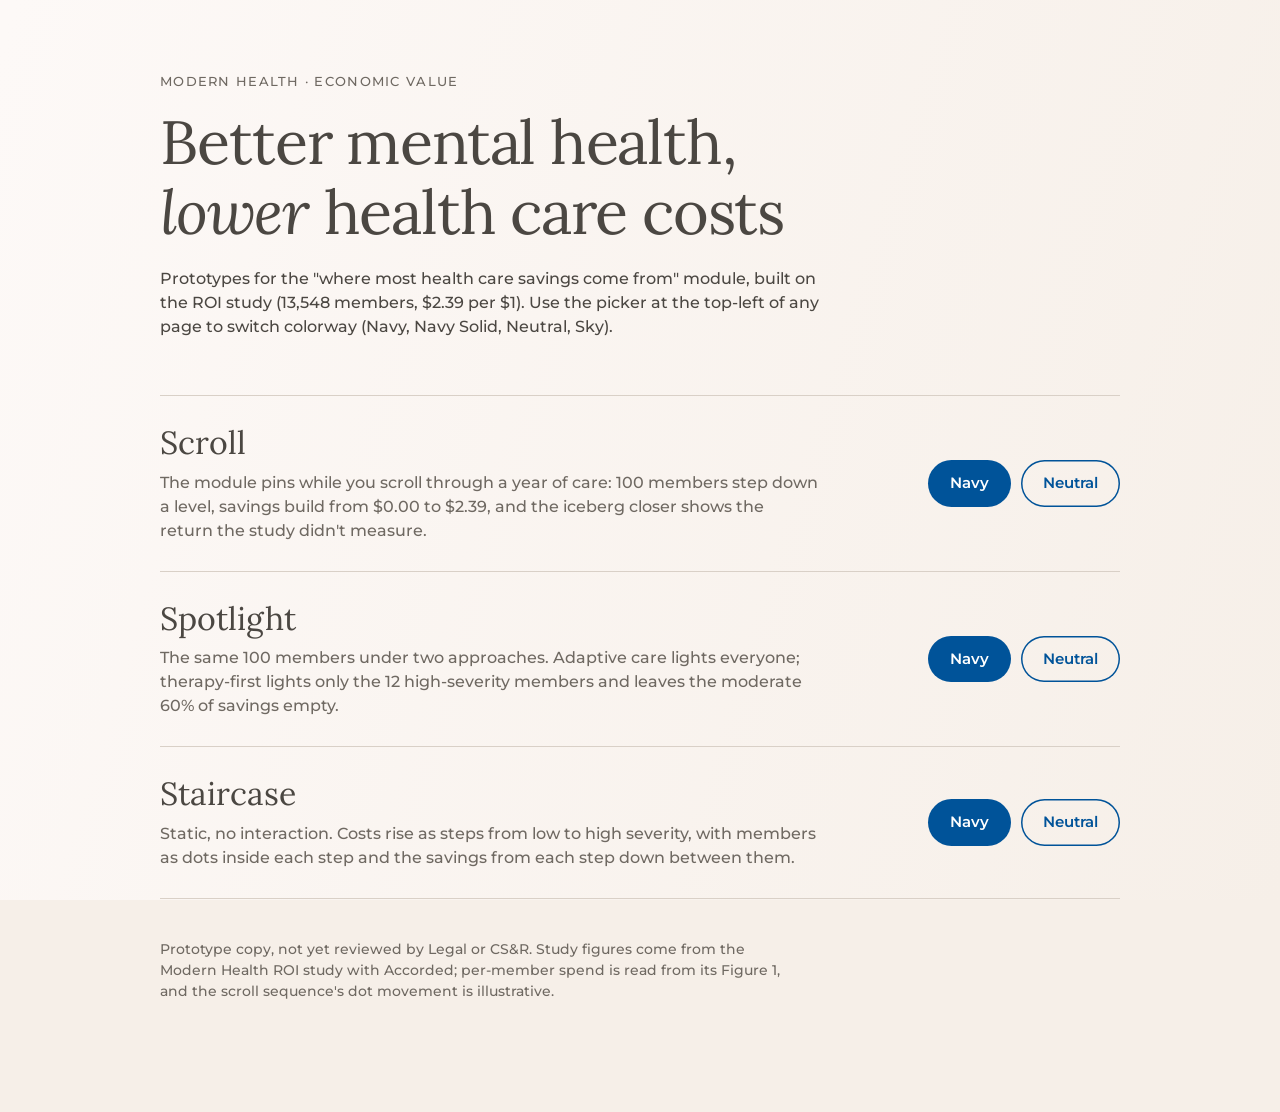
<file: index.html>
<!doctype html>
<html lang="en">
<head>
<meta charset="utf-8">
<title>Savings Story Prototypes</title>
<meta name="viewport" content="width=device-width, initial-scale=1">
<link rel="preconnect" href="https://fonts.googleapis.com">
<link rel="preconnect" href="https://fonts.gstatic.com" crossorigin>
<link rel="stylesheet" href="https://fonts.googleapis.com/css2?family=Lora:ital,wght@0,400;1,400&family=Montserrat:wght@500;600&display=swap">
<style>
  /* Index of the savings-story concepts. Same layout and palette as the home intro prototype index. */
  :root { --page: #F6EFE8; --ink: #4B4742; --muted: #6F6962; --rule: #D9D0C7; --accent: #005399; }
  * { box-sizing: border-box; }
  html, body { margin: 0; }
  body {
    background: linear-gradient(106.77deg, #FDF9F7 0.88%, var(--page) 100%) fixed, var(--page);
    color: var(--ink); font: 500 16px/1.5 'Montserrat', system-ui, sans-serif; -webkit-font-smoothing: antialiased;
    padding-inline: 24px; padding-block: 72px 96px;
  }
  main { max-width: 960px; margin: 0 auto; }
  .eyebrow { font-size: 12.8px; letter-spacing: .1em; text-transform: uppercase; color: var(--muted); margin: 0 0 16px; }
  h1 { font: 400 clamp(40px, 6vw, 61px)/1.15 'Lora', Georgia, serif; letter-spacing: -.02em; margin: 0 0 20px; text-wrap: balance; }
  h1 em { font-style: italic; }
  .lede { max-width: 60ch; margin: 0 0 56px; }
  ul { list-style: none; margin: 0; padding: 0; border-top: 1px solid var(--rule); }
  li { border-bottom: 1px solid var(--rule); }
  .concept { display: grid; grid-template-columns: minmax(0, 1fr) auto; gap: 8px 32px; align-items: baseline; padding-block: 28px; }
  .concept h2 { font: 400 32px/1.2 'Lora', Georgia, serif; margin: 0; }
  .concept p { grid-column: 1; margin: 0; max-width: 60ch; color: var(--muted); }
  .links { grid-column: 2; grid-row: 1 / span 2; display: flex; gap: 10px; flex-wrap: wrap; justify-content: flex-end; align-self: center; }
  .links a { display: inline-block; padding: 12px 22px; border-radius: 999px; text-decoration: none; font-weight: 600; font-size: 15px; background: var(--accent); color: #FFFFFF; }
  .links a.ghost { background: transparent; color: var(--accent); box-shadow: inset 0 0 0 1.5px var(--accent); }
  .links a:focus-visible { outline: 2px solid var(--accent); outline-offset: 3px; }
  .note { margin-top: 40px; font-size: 14px; color: var(--muted); max-width: 70ch; }
  @media (max-width: 640px) {
    .concept { grid-template-columns: minmax(0, 1fr); }
    .links { grid-column: 1; grid-row: auto; justify-content: flex-start; margin-top: 12px; }
  }
</style>
</head>
<body>
<main>
  <p class="eyebrow">Modern Health · Economic value</p>
  <h1>Better mental health, <em>lower</em> health care costs</h1>
  <p class="lede">Prototypes for the "where most health care savings come from" module, built on the ROI study (13,548 members, $2.39 per $1). Use the picker at the top-left of any page to switch colorway (Navy, Navy Solid, Neutral, Sky).</p>

  <ul>
    <li class="concept">
      <h2>Scroll</h2>
      <p>The module pins while you scroll through a year of care: 100 members step down a level, savings build from $0.00 to $2.39, and the iceberg closer shows the return the study didn't measure.</p>
      <div class="links"><a href="scroll/index.html?c=navy">Navy</a><a class="ghost" href="scroll/index.html?c=neutral">Neutral</a></div>
    </li>
    <li class="concept">
      <h2>Spotlight</h2>
      <p>The same 100 members under two approaches. Adaptive care lights everyone; therapy-first lights only the 12 high-severity members and leaves the moderate 60% of savings empty.</p>
      <div class="links"><a href="spotlight/index.html?c=navy">Navy</a><a class="ghost" href="spotlight/index.html?c=neutral">Neutral</a></div>
    </li>
    <li class="concept">
      <h2>Staircase</h2>
      <p>Static, no interaction. Costs rise as steps from low to high severity, with members as dots inside each step and the savings from each step down between them.</p>
      <div class="links"><a href="staircase/index.html?c=navy">Navy</a><a class="ghost" href="staircase/index.html?c=neutral">Neutral</a></div>
    </li>
  </ul>

  <p class="note">Prototype copy, not yet reviewed by Legal or CS&amp;R. Study figures come from the Modern Health ROI study with Accorded; per-member spend is read from its Figure 1, and the scroll sequence's dot movement is illustrative.</p>
</main>
</body>
</html>
</file>
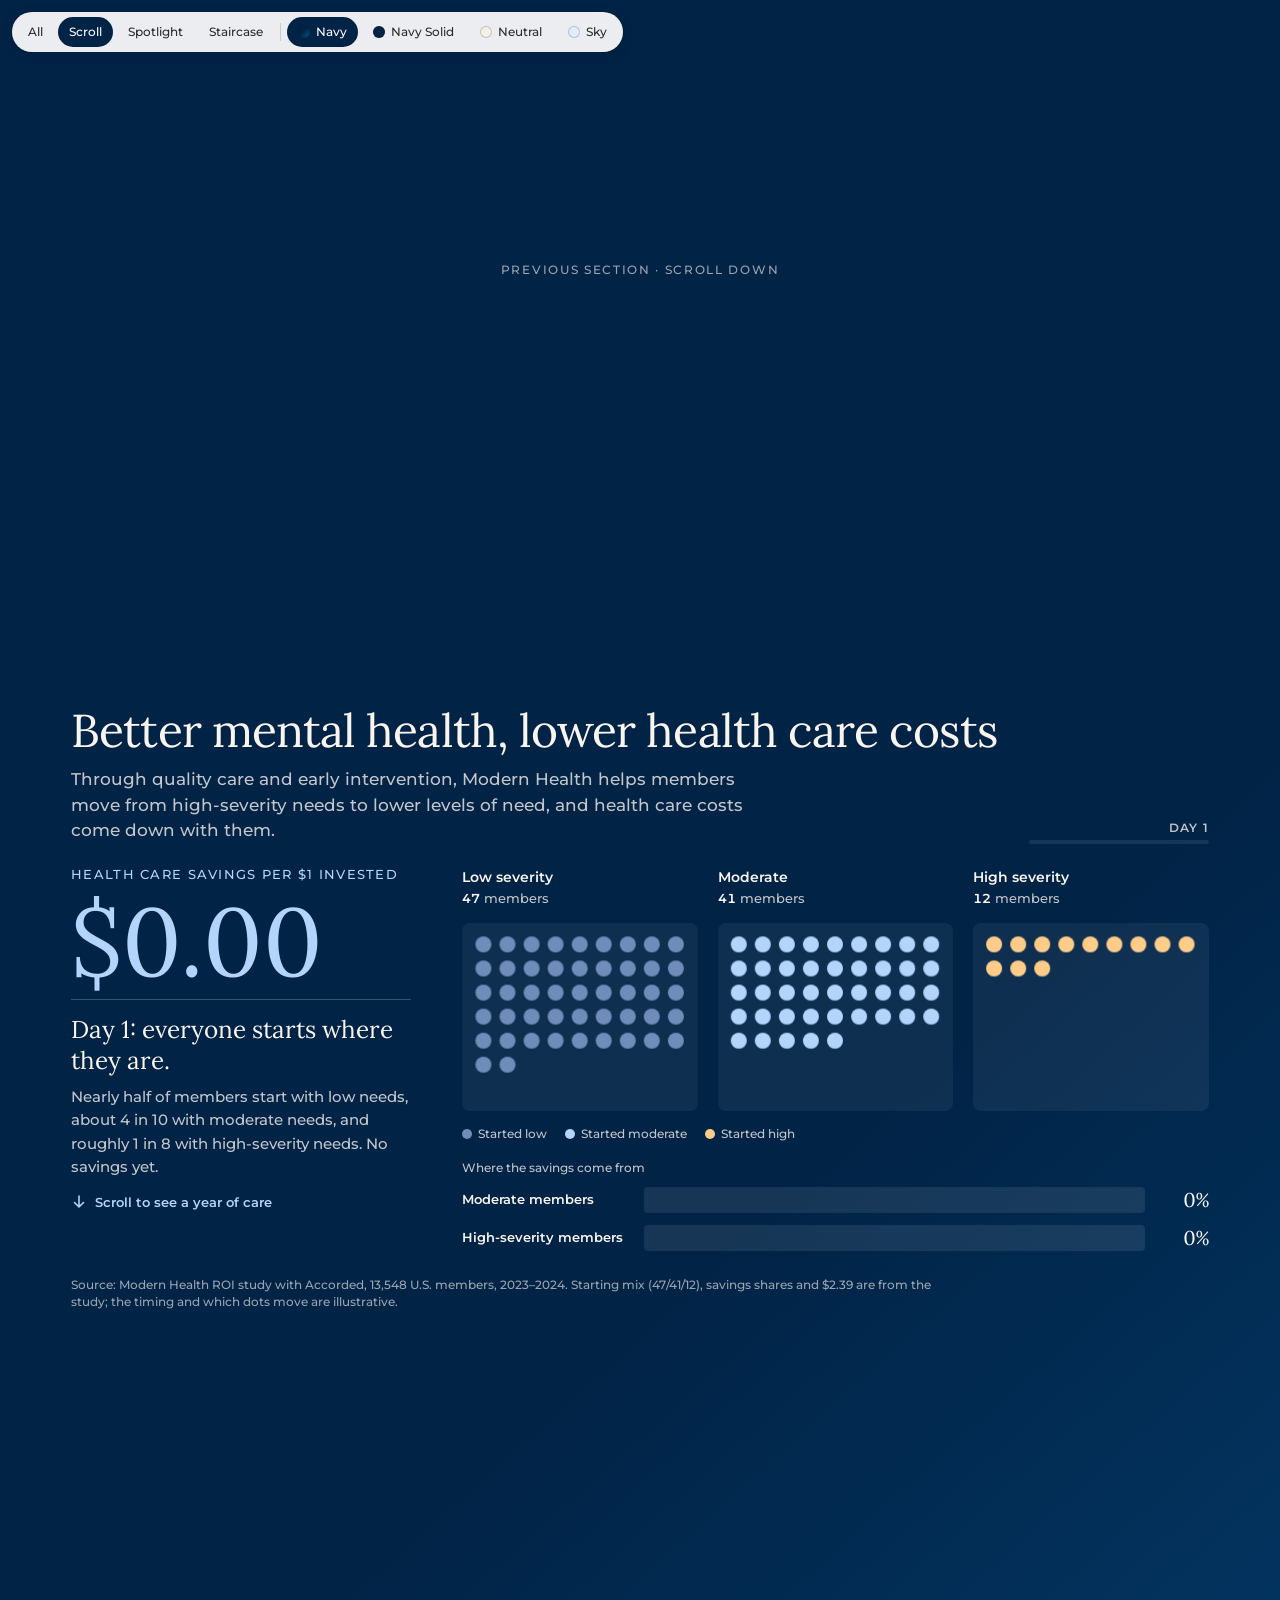
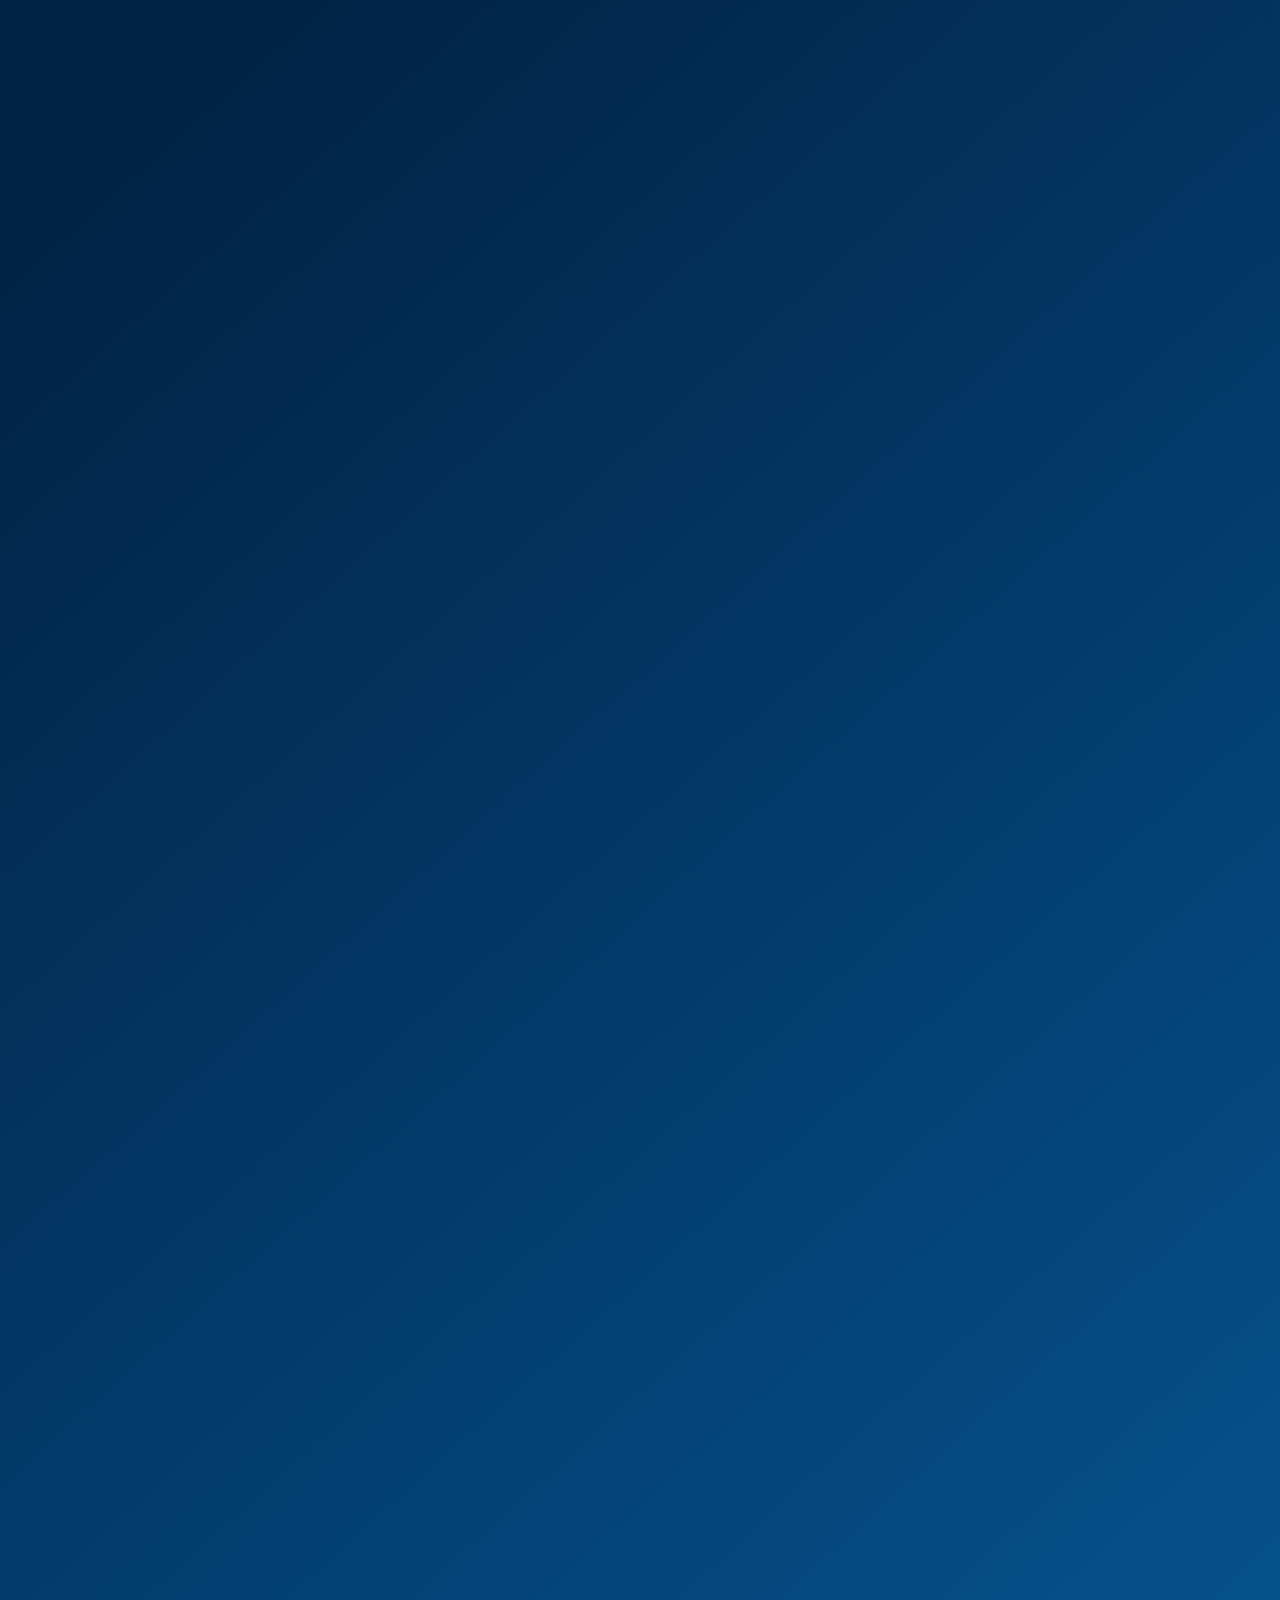
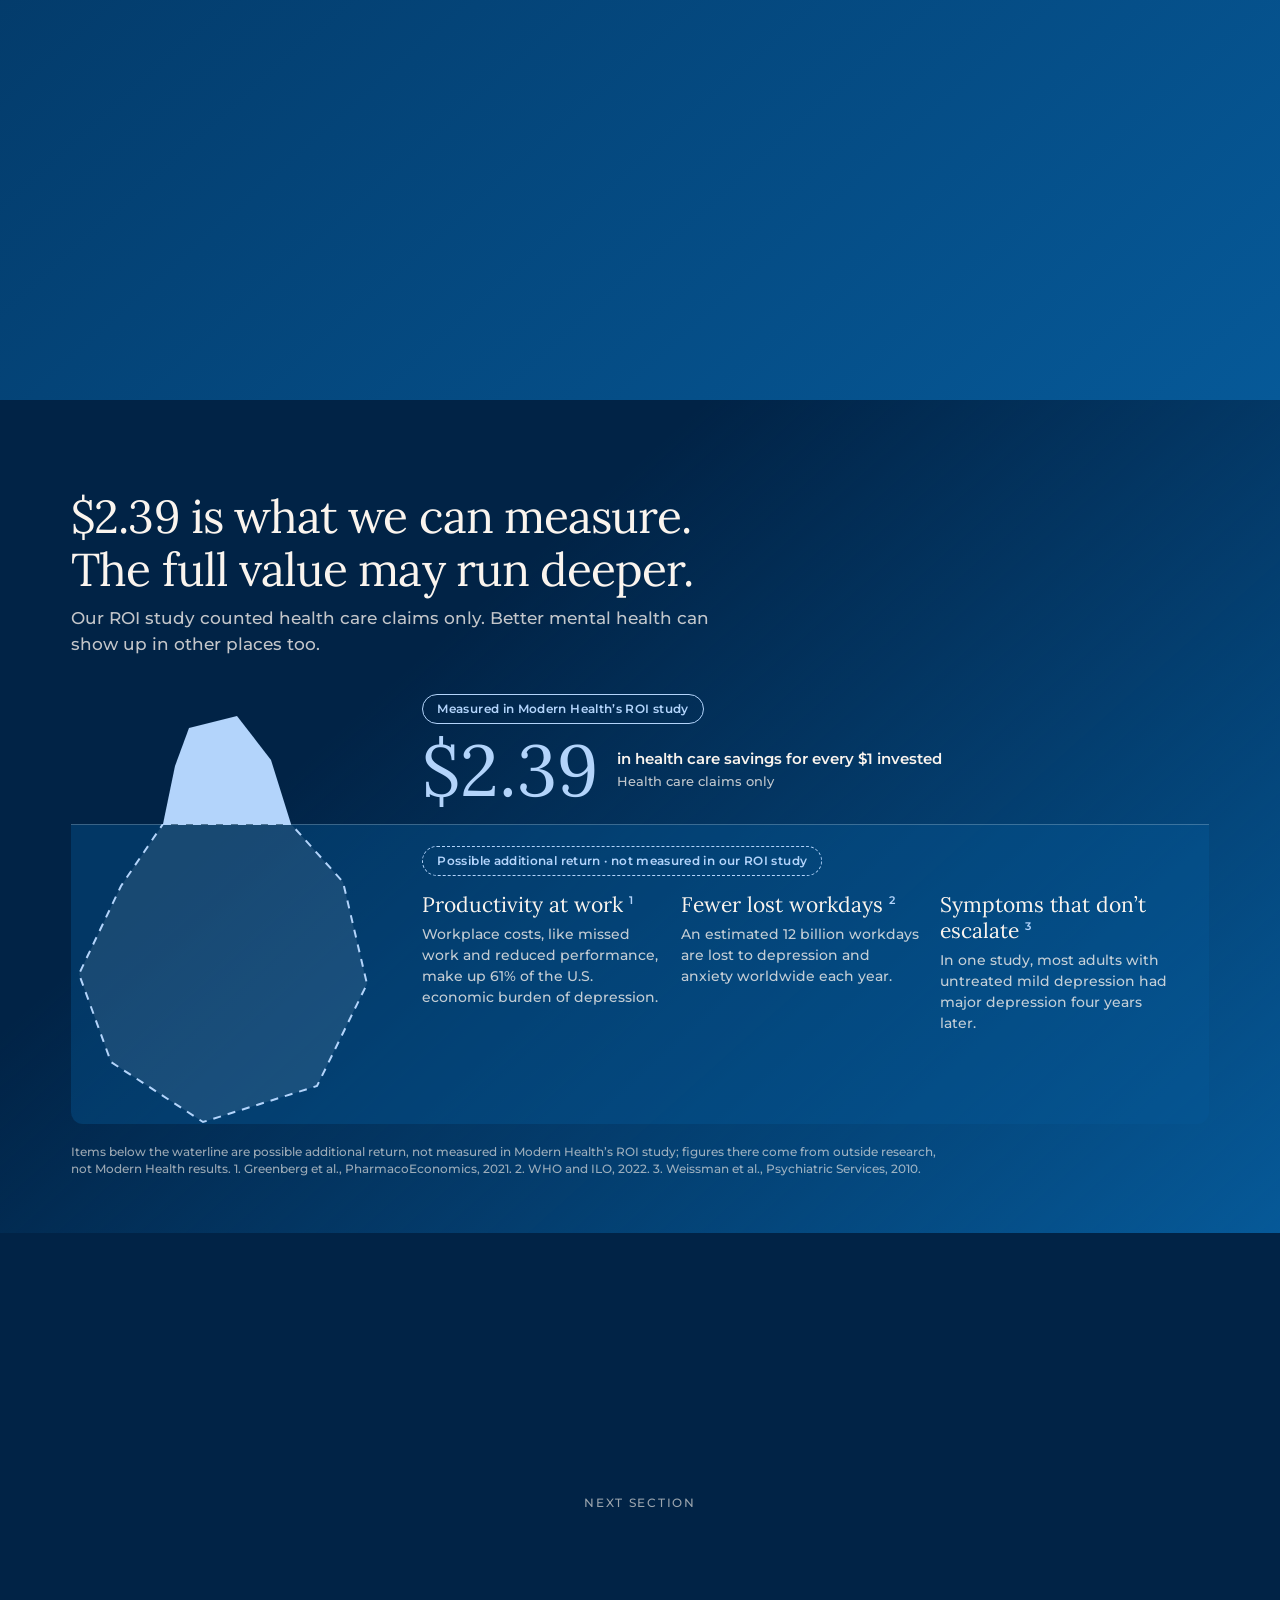
<file: scroll/index.html>
<!doctype html>
<html lang="en">
<head>
<meta charset="utf-8">
<title>Scroll — Savings Story</title>
<meta name="viewport" content="width=device-width, initial-scale=1">
<link rel="preconnect" href="https://fonts.googleapis.com">
<link rel="preconnect" href="https://fonts.gstatic.com" crossorigin>
<link rel="stylesheet" href="https://fonts.googleapis.com/css2?family=Montserrat:wght@600&display=swap">
<link rel="stylesheet" href="../shared/base.css?v=2">
<link rel="stylesheet" href="scroll.css?v=2">
<script src="../shared/chrome.js?v=2"></script>
</head>
<body>

<section class="placeholder"><span>Previous section · scroll down</span></section>

<!-- ============ Module 1: Day 1 → $2.39 (pinned while you scroll) ============ -->
<section class="ss band" id="ss" aria-labelledby="ss-title">
  <div class="ss-pin">
    <div class="wrap ss-inner">
      <header class="ss-head">
        <div class="ss-titles">
          <h2 class="h2" id="ss-title">Better mental health, lower health care costs</h2>
          <p class="sub">Through quality care and early intervention, Modern Health helps members move from high-severity needs to lower levels of need, and health care costs come down with them.</p>
        </div>
        <div class="ss-clock" aria-hidden="true">
          <span id="ss-month">Day 1</span>
          <span class="ss-track"><span class="ss-fill" id="ss-fill"></span></span>
        </div>
      </header>

      <div class="ss-body">
        <div class="ss-story">
          <p class="eyebrow">Health care savings per $1 invested</p>
          <p class="ss-roi serif" id="ss-roi">$0.00</p>
          <div class="ss-caption" aria-live="polite">
            <p class="ss-cap-title serif" id="ss-cap-title">Day 1: everyone starts where they are.</p>
            <p class="ss-cap-body" id="ss-cap-body">Nearly half of members start with low needs, about 4 in 10 with moderate needs, and roughly 1 in 8 with high-severity needs. No savings yet.</p>
          </div>
          <p class="ss-hint" id="ss-hint">
            <svg aria-hidden="true" width="16" height="16" viewBox="0 0 16 16" fill="none" stroke="currentColor" stroke-width="1.6" stroke-linecap="round" stroke-linejoin="round"><path d="M8 2v11M3.5 8.5 8 13l4.5-4.5"/></svg>
            Scroll to see a year of care
          </p>
        </div>

        <div class="ss-viz">
          <div class="ss-zones">
            <div class="ss-zone-lbl"><strong>Low severity</strong><span><b id="c0">47</b> members</span></div>
            <div class="ss-zone-lbl"><strong>Moderate</strong><span><b id="c1">41</b> members</span></div>
            <div class="ss-zone-lbl"><strong>High severity</strong><span><b id="c2">12</b> members</span></div>
          </div>
          <div class="ss-field" id="ss-field" role="img" aria-label="100 members: 47 low, 41 moderate and 12 high severity">
            <i class="ss-zone"></i><i class="ss-zone"></i><i class="ss-zone"></i>
          </div>
          <ul class="ss-legend" aria-label="Dot color shows where each member started">
            <li><i style="background: var(--low)"></i>Started low</li>
            <li><i style="background: var(--mod)"></i>Started moderate</li>
            <li><i style="background: var(--high)"></i>Started high</li>
          </ul>
          <div class="ss-bars">
            <p class="ss-bars-lbl">Where the savings come from</p>
            <div class="ss-bar"><span>Moderate members</span><span class="ss-bar-track"><span class="ss-bar-fill" id="bar-mod" style="background: var(--mod)"></span></span><b class="serif" id="pct-mod">0%</b></div>
            <div class="ss-bar"><span>High-severity members</span><span class="ss-bar-track"><span class="ss-bar-fill" id="bar-high" style="background: var(--high)"></span></span><b class="serif" id="pct-high">0%</b></div>
          </div>
        </div>
      </div>

      <p class="note">Source: Modern Health ROI study with Accorded, 13,548 U.S. members, 2023–2024. Starting mix (47/41/12), savings shares and $2.39 are from the study; the timing and which dots move are illustrative.</p>
    </div>
  </div>
</section>

<!-- ============ Module 2: Iceberg (closer) ============ -->
<section class="ice band" aria-labelledby="ice-title">
  <div class="wrap">
    <header class="ice-head">
      <h2 class="h2" id="ice-title">$2.39 is what we can measure. The full value may run deeper.</h2>
      <p class="sub">Our ROI study counted health care claims only. Better mental health can show up in other places too.</p>
    </header>

    <div class="ice-grid">
      <div class="ice-art ice-art--tip" aria-hidden="true">
        <svg viewBox="0 0 300 110" preserveAspectRatio="xMidYMax meet"><polygon points="118,14 166,2 200,46 220,110 92,110 104,52" fill="var(--mod)"/></svg>
      </div>
      <div class="ice-above">
        <p class="ice-tag ice-tag--solid">Measured in Modern Health’s ROI study</p>
        <div class="ice-roi">
          <span class="serif">$2.39</span>
          <span>in health care savings for every $1 invested<br><em>Health care claims only</em></span>
        </div>
      </div>

      <div class="ice-water" aria-hidden="true"></div>

      <div class="ice-art ice-art--body" aria-hidden="true">
        <svg viewBox="0 0 300 300" preserveAspectRatio="xMidYMin meet"><polygon points="92,0 220,0 272,58 296,160 246,262 132,298 40,238 8,150 50,62" fill="var(--track)" stroke="var(--mod)" stroke-width="2" stroke-dasharray="8 7" vector-effect="non-scaling-stroke"/></svg>
      </div>
      <div class="ice-below">
        <p class="ice-tag">Possible additional return · not measured in our ROI study</p>
        <ul class="ice-list">
          <li><p class="serif">Productivity at work <sup>1</sup></p><p>Workplace costs, like missed work and reduced performance, make up 61% of the U.S. economic burden of depression.</p></li>
          <li><p class="serif">Fewer lost workdays <sup>2</sup></p><p>An estimated 12 billion workdays are lost to depression and anxiety worldwide each year.</p></li>
          <li><p class="serif">Symptoms that don’t escalate <sup>3</sup></p><p>In one study, most adults with untreated mild depression had major depression four years later.</p></li>
        </ul>
      </div>
    </div>

    <p class="note">Items below the waterline are possible additional return, not measured in Modern Health’s ROI study; figures there come from outside research, not Modern Health results. 1. Greenberg et al., PharmacoEconomics, 2021. 2. WHO and ILO, 2022. 3. Weissman et al., Psychiatric Services, 2010.</p>
  </div>
</section>

<section class="placeholder"><span>Next section</span></section>

<script src="scroll.js?v=2"></script>
</body>
</html>
</file>
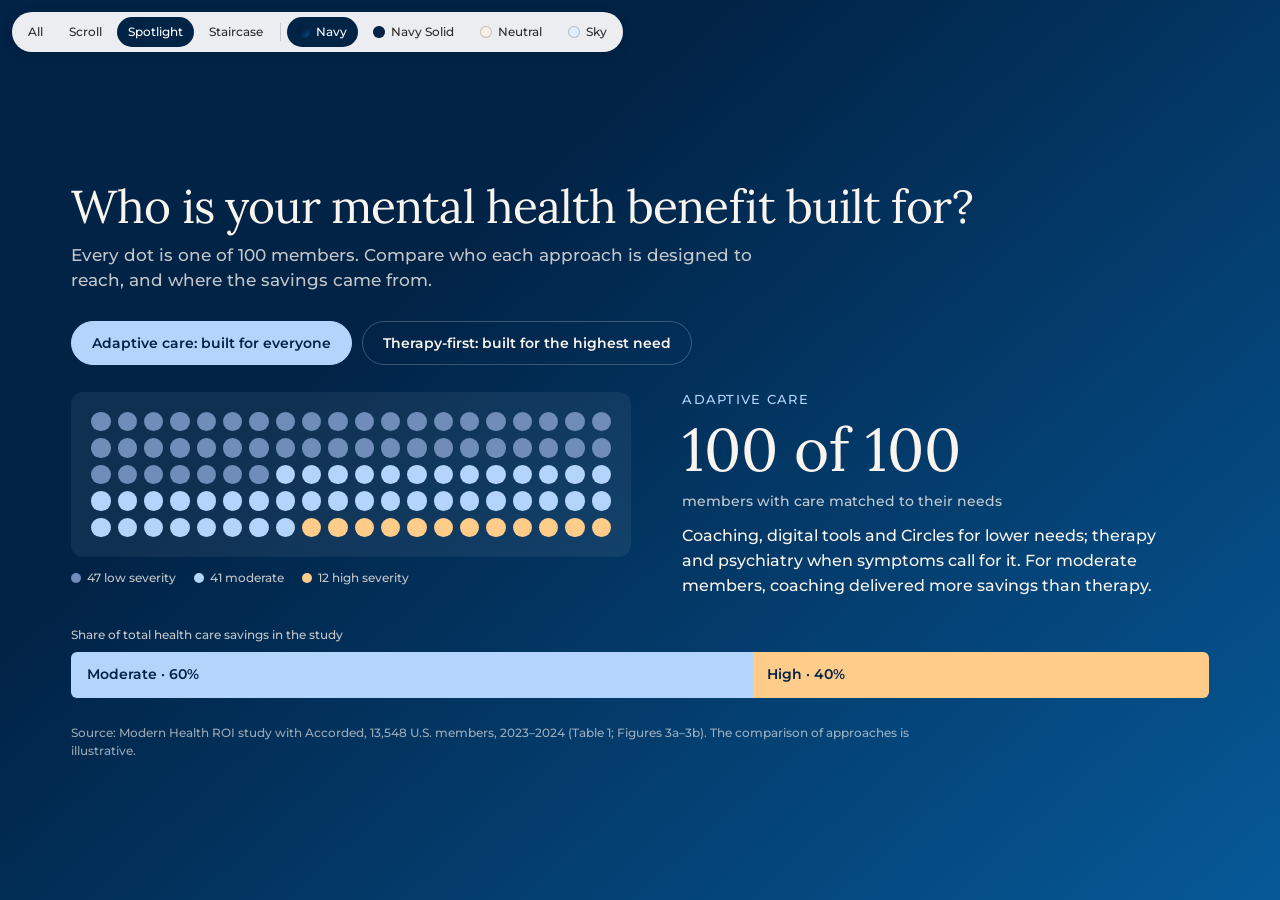
<file: spotlight/index.html>
<!doctype html>
<html lang="en">
<head>
<meta charset="utf-8">
<title>Spotlight — Savings Story</title>
<meta name="viewport" content="width=device-width, initial-scale=1">
<link rel="preconnect" href="https://fonts.googleapis.com">
<link rel="preconnect" href="https://fonts.gstatic.com" crossorigin>
<link rel="stylesheet" href="https://fonts.googleapis.com/css2?family=Montserrat:wght@600&display=swap">
<link rel="stylesheet" href="../shared/base.css?v=2">
<script src="../shared/chrome.js?v=2"></script>
<style>
  .sp { min-height: 100vh; display: flex; align-items: center; padding-block: 88px 48px; }
  .sp-inner { display: flex; flex-direction: column; gap: clamp(20px, 3vh, 30px); }
  .sp-head { display: flex; flex-direction: column; gap: 10px; }
  .sp-tabs { display: flex; flex-wrap: wrap; gap: 10px; }
  .sp-body { display: grid; grid-template-columns: minmax(0, 560px) minmax(0, 1fr); gap: clamp(24px, 4vw, 56px); align-items: start; }
  .sp-grid { display: grid; grid-template-columns: repeat(20, minmax(0, 1fr)); gap: clamp(4px, .6vw, 7px); padding: clamp(12px, 1.6vw, 20px); border-radius: 12px; background: var(--panel); }
  .sp-grid i { aspect-ratio: 1; border-radius: 50%; transition: opacity .5s ease; }
  .sp[data-view="therapy"] .sp-grid i:not(.g2) { opacity: var(--dim); }
  .sp-legend { list-style: none; margin: 12px 0 0; padding: 0; display: flex; flex-wrap: wrap; gap: 6px 18px; font-size: 12px; color: var(--muted); }
  .sp-legend li { display: flex; align-items: center; gap: 6px; }
  .sp-legend i { width: 10px; height: 10px; border-radius: 50%; }
  .sp-copy { display: flex; flex-direction: column; gap: 12px; }
  .sp-big { margin: 0; font-size: clamp(44px, 5vw, 60px); line-height: 1; }
  .sp-big-lbl { margin: 0; font-size: 14px; color: var(--muted); }
  .sp-text { margin: 0; font-size: 15.5px; line-height: 1.6; max-width: 46ch; }
  .sp-split { display: flex; flex-direction: column; gap: 8px; }
  .sp-split p { margin: 0; font-size: 12px; color: var(--muted); }
  .sp-bar { display: flex; height: 46px; border-radius: 6px; overflow: hidden; background: var(--track); }
  .sp-bar span { display: flex; align-items: center; padding: 0 14px; font-size: 14px; font-weight: 600; min-width: 0; white-space: nowrap; box-sizing: border-box;
    transition: background .5s ease, color .5s ease; }
  .sp-mod { flex: 60.5 1 0; background: var(--mod); color: var(--on-mod); border: 2px solid transparent; }
  .sp-high { flex: 39.8 1 0; background: var(--high); color: var(--on-high); }
  .sp[data-view="therapy"] .sp-mod { background: transparent; color: var(--accent); border: 2px dashed var(--accent); }
  @media (max-width: 860px) {
    .sp-body { grid-template-columns: minmax(0, 1fr); }
    .sp-grid { grid-template-columns: repeat(10, minmax(0, 1fr)); }
  }
</style>
</head>
<body>
<section class="sp band" id="sp" data-view="adaptive" aria-labelledby="sp-title">
  <div class="wrap sp-inner">
    <header class="sp-head">
      <h2 class="h2" id="sp-title">Who is your mental health benefit built for?</h2>
      <p class="sub">Every dot is one of 100 members. Compare who each approach is designed to reach, and where the savings came from.</p>
    </header>

    <div class="sp-tabs" role="group" aria-label="Choose an approach">
      <button type="button" class="btn-pill" data-view="adaptive" aria-pressed="true">Adaptive care: built for everyone</button>
      <button type="button" class="btn-pill" data-view="therapy" aria-pressed="false">Therapy-first: built for the highest need</button>
    </div>

    <div class="sp-body">
      <div>
        <div class="sp-grid" id="sp-grid" role="img" aria-label="All 100 members highlighted"></div>
        <ul class="sp-legend">
          <li><i style="background: var(--low)"></i>47 low severity</li>
          <li><i style="background: var(--mod)"></i>41 moderate</li>
          <li><i style="background: var(--high)"></i>12 high severity</li>
        </ul>
      </div>
      <div class="sp-copy" aria-live="polite">
        <p class="eyebrow" id="sp-kicker">Adaptive care</p>
        <p class="sp-big serif" id="sp-big">100 of 100</p>
        <p class="sp-big-lbl" id="sp-big-lbl">members with care matched to their needs</p>
        <p class="sp-text" id="sp-text">Coaching, digital tools and Circles for lower needs; therapy and psychiatry when symptoms call for it. For moderate members, coaching delivered more savings than therapy.</p>
      </div>
    </div>

    <div class="sp-split">
      <p>Share of total health care savings in the study</p>
      <div class="sp-bar"><span class="sp-mod">Moderate · 60%</span><span class="sp-high">High · 40%</span></div>
    </div>

    <p class="note">Source: Modern Health ROI study with Accorded, 13,548 U.S. members, 2023–2024 (Table 1; Figures 3a–3b). The comparison of approaches is illustrative.</p>
  </div>
</section>
<script>
(() => {
  const sp = document.getElementById('sp'), grid = document.getElementById('sp-grid');
  const COLOR = ['var(--low)', 'var(--mod)', 'var(--high)'];
  for (let i = 0; i < 100; i++) {
    const g = i < 47 ? 0 : i < 88 ? 1 : 2;
    const d = document.createElement('i');
    d.className = 'g' + g;
    d.style.background = COLOR[g];
    grid.appendChild(d);
  }
  const COPY = {
    adaptive: { k: 'Adaptive care', big: '100 of 100', lbl: 'members with care matched to their needs', aria: 'All 100 members highlighted',
      text: 'Coaching, digital tools and Circles for lower needs; therapy and psychiatry when symptoms call for it. For moderate members, coaching delivered more savings than therapy.' },
    therapy: { k: 'Therapy-first benefit', big: '12 of 100', lbl: 'members a therapy-first benefit is built around', aria: 'Only the 12 high-severity members highlighted; 88 dimmed',
      text: 'Benefits designed around therapy focus on employees with the most severe symptoms. That group drove about 40% of savings. The moderate group drove the other 60%.' },
  };
  const set = v => {
    sp.dataset.view = v;
    document.querySelectorAll('.sp-tabs button').forEach(b => b.setAttribute('aria-pressed', String(b.dataset.view === v)));
    const c = COPY[v];
    document.getElementById('sp-kicker').textContent = c.k;
    document.getElementById('sp-big').textContent = c.big;
    document.getElementById('sp-big-lbl').textContent = c.lbl;
    document.getElementById('sp-text').textContent = c.text;
    grid.setAttribute('aria-label', c.aria);
  };
  document.querySelector('.sp-tabs').addEventListener('click', e => { const b = e.target.closest('button'); if (b) set(b.dataset.view); });
})();
</script>
</body>
</html>
</file>
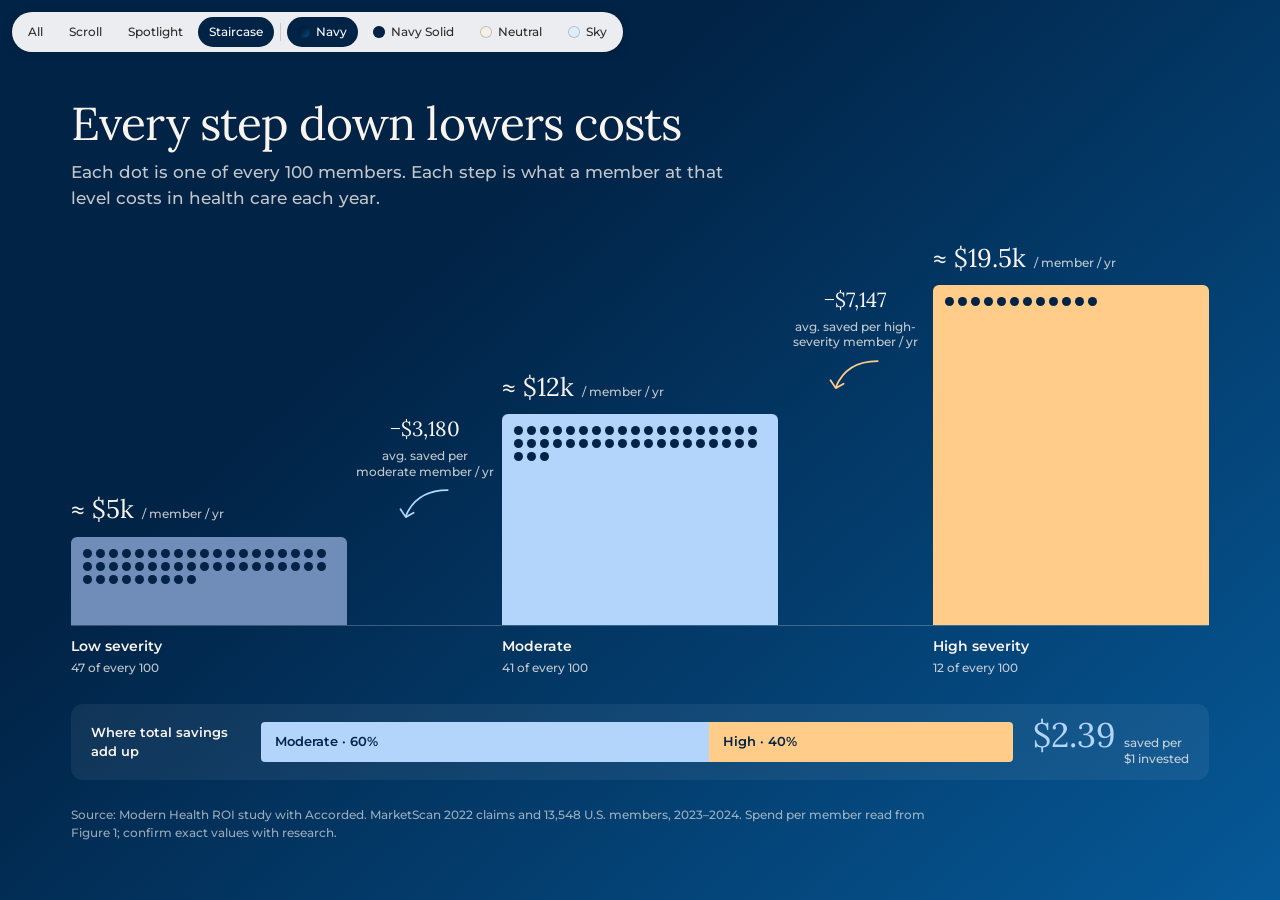
<file: staircase/index.html>
<!doctype html>
<html lang="en">
<head>
<meta charset="utf-8">
<title>Staircase — Savings Story</title>
<meta name="viewport" content="width=device-width, initial-scale=1">
<link rel="preconnect" href="https://fonts.googleapis.com">
<link rel="preconnect" href="https://fonts.gstatic.com" crossorigin>
<link rel="stylesheet" href="https://fonts.googleapis.com/css2?family=Montserrat:wght@600&display=swap">
<link rel="stylesheet" href="../shared/base.css?v=2">
<script src="../shared/chrome.js?v=2"></script>
<style>
  .st { min-height: 100vh; display: flex; align-items: center; padding-block: 88px 48px; }
  .st-inner { display: flex; flex-direction: column; gap: clamp(20px, 3vh, 30px); }
  .st-head { display: flex; flex-direction: column; gap: 10px; }
  .st-chart { --max: clamp(220px, 40vh, 340px); --dot: 9px; display: flex; flex-direction: column; gap: 10px; }
  .st-row { display: grid; grid-template-columns: 1fr .56fr 1fr .56fr 1fr; align-items: end; }
  .st-row--base { border-bottom: 1px solid var(--rule); }
  .st-step { display: flex; flex-direction: column; justify-content: flex-end; gap: 8px; min-width: 0; }
  .st-cost { display: flex; align-items: baseline; gap: 8px; flex-wrap: wrap; }
  .st-cost .serif { font-size: clamp(20px, 2vw, 26px); }
  .st-cost small { font-size: 12px; color: var(--muted); }
  .st-block { height: calc(var(--h) * var(--max)); border-radius: 6px 6px 0 0; padding: 12px; display: flex; flex-direction: column; gap: 10px; overflow: hidden; }
  .st-dots { display: flex; flex-wrap: wrap; gap: 4px; }
  .st-dots i { width: var(--dot); height: var(--dot); border-radius: 50%; background: currentColor; }
  .st-badge { display: none; margin-top: auto; font: 600 11.5px/1.3 'Montserrat', sans-serif; }
  .st-arrow { align-self: stretch; display: flex; flex-direction: column; align-items: center; justify-content: flex-end; text-align: center; padding-inline: 8px; }
  .st-arrow > div { height: calc(var(--h) * var(--max)); display: flex; flex-direction: column; align-items: center; gap: 4px; }
  .st-arrow .serif { font-size: clamp(17px, 1.6vw, 21px); }
  .st-arrow small { font-size: 11.5px; line-height: 1.35; color: var(--muted); }
  .st-labels { display: grid; grid-template-columns: 1fr .56fr 1fr .56fr 1fr; }
  .st-labels div { display: flex; flex-direction: column; gap: 2px; }
  .st-labels strong { font-size: 14px; font-weight: 600; }
  .st-labels span { font-size: 12px; color: var(--muted); }
  .st-foot { display: flex; align-items: center; gap: 20px; flex-wrap: wrap; padding: 14px 20px; border-radius: 12px; background: var(--panel); }
  .st-foot > strong { font-size: 13px; font-weight: 600; width: 150px; }
  .st-split { flex: 1 1 320px; display: flex; height: 40px; border-radius: 4px; overflow: hidden; }
  .st-split span { display: flex; align-items: center; padding: 0 14px; font-size: 13px; font-weight: 600; white-space: nowrap; min-width: 0; }
  .st-roi { display: flex; align-items: baseline; gap: 8px; }
  .st-roi .serif { font-size: 34px; color: var(--accent); line-height: 1; }
  .st-roi span:last-child { font-size: 12px; color: var(--muted); line-height: 1.3; }
  @media (max-width: 760px) {
    .st-chart { --dot: 6px; --max: 300px; }
    .st-row, .st-labels { grid-template-columns: repeat(3, minmax(0, 1fr)); gap: 6px; }
    .st-arrow, .st-labels .gap { display: none; }
    .st-block { padding: 8px; }
    .st-dots { gap: 3px; }
    .st-badge { display: block; }
    .st-cost small { display: none; }
  }
</style>
</head>
<body>
<section class="st band" aria-labelledby="st-title">
  <div class="wrap st-inner">
    <header class="st-head">
      <h2 class="h2" id="st-title">Every step down lowers costs</h2>
      <p class="sub">Each dot is one of every 100 members. Each step is what a member at that level costs in health care each year.</p>
    </header>

    <div class="st-chart">
      <div class="st-row st-row--base">
        <div class="st-step">
          <div class="st-cost"><span class="serif">≈ $5k</span><small>/ member / yr</small></div>
          <div class="st-block" style="--h: .26; background: var(--low); color: var(--on-low)" role="img" aria-label="47 of every 100 members"><div class="st-dots" data-n="47"></div></div>
        </div>
        <div class="st-arrow" style="--h: .62">
          <div><span class="serif">−$3,180</span><small>avg. saved per moderate member / yr</small>
            <svg aria-hidden="true" width="56" height="40" viewBox="0 0 64 44" fill="none" stroke="var(--mod)" stroke-width="2" stroke-linecap="round" stroke-linejoin="round"><path d="M58 6 Q22 6 10 36"/><path d="M4 28 L10 37 L19 32"/></svg></div>
        </div>
        <div class="st-step">
          <div class="st-cost"><span class="serif">≈ $12k</span><small>/ member / yr</small></div>
          <div class="st-block" style="--h: .62; background: var(--mod); color: var(--on-mod)" role="img" aria-label="41 of every 100 members"><div class="st-dots" data-n="41"></div><span class="st-badge">−$3,180 / yr as members step down</span></div>
        </div>
        <div class="st-arrow" style="--h: 1">
          <div><span class="serif">−$7,147</span><small>avg. saved per high-severity member / yr</small>
            <svg aria-hidden="true" width="56" height="40" viewBox="0 0 64 44" fill="none" stroke="var(--high)" stroke-width="2" stroke-linecap="round" stroke-linejoin="round"><path d="M58 6 Q22 6 10 36"/><path d="M4 28 L10 37 L19 32"/></svg></div>
        </div>
        <div class="st-step">
          <div class="st-cost"><span class="serif">≈ $19.5k</span><small>/ member / yr</small></div>
          <div class="st-block" style="--h: 1; background: var(--high); color: var(--on-high)" role="img" aria-label="12 of every 100 members"><div class="st-dots" data-n="12"></div><span class="st-badge">−$7,147 / yr as members step down</span></div>
        </div>
      </div>
      <div class="st-labels">
        <div><strong>Low severity</strong><span>47 of every 100</span></div><div class="gap"></div>
        <div><strong>Moderate</strong><span>41 of every 100</span></div><div class="gap"></div>
        <div><strong>High severity</strong><span>12 of every 100</span></div>
      </div>
    </div>

    <div class="st-foot">
      <strong>Where total savings add up</strong>
      <div class="st-split"><span style="flex: 60.5 1 0; background: var(--mod); color: var(--on-mod)">Moderate · 60%</span><span style="flex: 39.8 1 0; background: var(--high); color: var(--on-high)">High · 40%</span></div>
      <div class="st-roi"><span class="serif">$2.39</span><span>saved per<br>$1 invested</span></div>
    </div>

    <p class="note">Source: Modern Health ROI study with Accorded. MarketScan 2022 claims and 13,548 U.S. members, 2023–2024. Spend per member read from Figure 1; confirm exact values with research.</p>
  </div>
</section>
<script>
  document.querySelectorAll('.st-dots').forEach(el => { el.innerHTML = '<i></i>'.repeat(+el.dataset.n); });
</script>
</body>
</html>
</file>
<file: shared/base.css>
/* Savings-story prototypes: shared tokens, type and chrome.
   Colorway values follow Chris's mh-home-intro prototypes (Neutral, Navy, Navy Solid, Sky);
   --low / --mod / --high are the three severity series, tuned per colorway for contrast. */

@font-face { font-family: 'Lora'; font-weight: 400; font-display: swap; src: url('../fonts/lora-400.ttf') format('truetype'); }
@font-face { font-family: 'Montserrat'; font-weight: 400; font-display: swap; src: url('../fonts/montserrat-400.ttf') format('truetype'); }
@font-face { font-family: 'Montserrat'; font-weight: 500; font-display: swap; src: url('../fonts/montserrat-500.ttf') format('truetype'); }

:root, [data-colorway="navy"] {
  --page: #012346;
  --bg: linear-gradient(138.18deg, rgba(6, 89, 152, 0) 31.95%, #065998 100%), #012346;
  --ink: #FAF4EE;
  --muted: rgba(250, 244, 238, .78);
  --faint: rgba(250, 244, 238, .62);
  --accent: #B3D4FB;
  --on-accent: #012346;
  --rule: rgba(255, 255, 255, .22);
  --panel: rgba(255, 255, 255, .06);
  --track: rgba(255, 255, 255, .09);
  --water: rgba(6, 89, 152, .38);
  --low: #6F8DB8;  --on-low: #012346;
  --mod: #B3D4FB;  --on-mod: #012346;
  --high: #FFCC8A; --on-high: #012346;
  --dim: .16;
}
[data-colorway="navy-solid"] {
  --page: #012346;
  --bg: #012346;
  --ink: #FAF4EE;
  --muted: rgba(250, 244, 238, .78);
  --faint: rgba(250, 244, 238, .62);
  --accent: #B3D4FB;
  --on-accent: #012346;
  --rule: rgba(255, 255, 255, .22);
  --panel: rgba(255, 255, 255, .06);
  --track: rgba(255, 255, 255, .09);
  --water: rgba(6, 89, 152, .38);
  --low: #6F8DB8;  --on-low: #012346;
  --mod: #B3D4FB;  --on-mod: #012346;
  --high: #FFCC8A; --on-high: #012346;
  --dim: .16;
}
[data-colorway="neutral"] {
  --page: #F6EFE8;
  --bg: linear-gradient(106.77deg, #FDF9F7 0.88%, #F6EFE8 100%);
  --ink: #4B4742;
  --muted: #625C55;
  --faint: #6F6962;
  --accent: #005399;
  --on-accent: #FFFFFF;
  --rule: #D9D0C7;
  --panel: rgba(255, 255, 255, .6);
  --track: rgba(75, 71, 66, .09);
  --water: rgba(0, 105, 191, .08);
  --low: #B0A59A;  --on-low: #2A2622;
  --mod: #0069BF;  --on-mod: #FFFFFF;
  --high: #C46F1C; --on-high: #FFFFFF;
  --dim: .18;
}
[data-colorway="sky"] {
  --page: #DFEEFF;
  --bg: linear-gradient(103.48deg, rgba(255, 251, 232, 0) 12.8%, #FFFBE8 103.91%), #DFEEFF;
  --ink: #3F4650;
  --muted: #545C66;
  --faint: #5F6772;
  --accent: #0069BF;
  --on-accent: #FFFFFF;
  --rule: rgba(0, 83, 153, .2);
  --panel: rgba(255, 255, 255, .6);
  --track: rgba(0, 83, 153, .09);
  --water: rgba(0, 105, 191, .1);
  --low: #93A9C3;  --on-low: #1D2A3A;
  --mod: #0069BF;  --on-mod: #FFFFFF;
  --high: #C46F1C; --on-high: #FFFFFF;
  --dim: .2;
}

* { box-sizing: border-box; }
html, body { margin: 0; background: var(--page); }
body { overflow-x: hidden; color: var(--ink); font: 500 16px/1.5 'Montserrat', system-ui, sans-serif; -webkit-font-smoothing: antialiased; }

.wrap { width: 100%; max-width: 1240px; margin: 0 auto; padding-inline: clamp(16px, 4vw, 56px); }
.band { background: var(--bg); }
.eyebrow { margin: 0; font: 500 12.8px/1.2 'Montserrat', sans-serif; letter-spacing: .1em; text-transform: uppercase; color: var(--accent); }
.h2 { margin: 0; font: 400 clamp(28px, 3.6vw, 48px)/1.15 'Lora', Georgia, serif; letter-spacing: -.02em; text-wrap: balance; }
.sub { margin: 0; max-width: 62ch; font-size: clamp(14px, 1.3vw, 17px); line-height: 1.55; color: var(--muted); }
.serif { font-family: 'Lora', Georgia, serif; font-weight: 400; }
.note { margin: 0; font-size: 11.5px; line-height: 1.55; color: var(--faint); max-width: 110ch; }

/* Placeholder sections above / below a module so it can be scrolled into, like the home intro prototypes */
.placeholder { min-height: 60vh; display: grid; place-items: center; background: var(--page); }
.placeholder span { font: 500 12px/1 'Montserrat', sans-serif; letter-spacing: .14em; text-transform: uppercase; color: var(--faint); }

.btn-pill {
  min-height: 44px; padding: 0 20px; border-radius: 999px; border: 1px solid var(--rule);
  background: transparent; color: var(--ink); font: 600 14px/1 'Montserrat', sans-serif; cursor: pointer;
}
.btn-pill[aria-pressed="true"] { background: var(--accent); border-color: var(--accent); color: var(--on-accent); }
.btn-pill:focus-visible { outline: 2px solid var(--accent); outline-offset: 3px; }

/* Prototype chrome (built by chrome.js) */
.switcher {
  position: fixed; left: 12px; top: 12px; z-index: 100; display: flex; flex-wrap: wrap; align-items: center; gap: 4px;
  max-width: calc(100vw - 24px); padding: 5px; border-radius: 999px;
  background: rgba(255, 255, 255, .92); box-shadow: 0 2px 12px rgba(0, 0, 0, .14);
  font: 500 12px/1 'Montserrat', sans-serif; color: #2B2B2B;
}
.switcher a, .switcher button {
  display: inline-flex; align-items: center; gap: 6px; min-height: 30px; padding: 0 11px; border: 0; border-radius: 999px;
  background: transparent; color: inherit; font: inherit; text-decoration: none; cursor: pointer;
}
.switcher a[aria-current="page"], .switcher button[aria-pressed="true"] { background: #012346; color: #FFFFFF; }
.switcher a:focus-visible, .switcher button:focus-visible { outline: 2px solid #0069BF; outline-offset: 2px; }
.switcher-sep { width: 1px; height: 18px; background: rgba(0, 0, 0, .15); margin-inline: 2px; }
.swatch { width: 12px; height: 12px; border-radius: 50%; box-shadow: inset 0 0 0 1px rgba(0, 0, 0, .2); }
@media (max-width: 640px) {
  .switcher { top: auto; bottom: 10px; left: 50%; transform: translateX(-50%); flex-wrap: nowrap; gap: 2px; font-size: 11px; }
  .switcher a, .switcher button { padding: 0 8px; }
  .switcher .lbl { display: none; }
  body { padding-bottom: 56px; }
}

@media (prefers-reduced-motion: reduce) { *, *::before, *::after { transition: none !important; animation: none !important; } }
</file>
<file: scroll/scroll.css>
/* ---------- Module 1: pinned scroll story ---------- */
.ss { position: relative; height: 340vh; }
.ss-pin { position: sticky; top: 0; height: 100vh; height: 100svh; display: flex; align-items: center; overflow: hidden; }
.ss-inner { display: flex; flex-direction: column; gap: clamp(16px, 2.6vh, 28px); padding-block: clamp(56px, 7vh, 72px) clamp(16px, 3vh, 28px); }

.ss-head { display: flex; justify-content: space-between; align-items: flex-end; gap: 24px; }
.ss-titles { display: flex; flex-direction: column; gap: 10px; }
.ss-clock { flex-shrink: 0; display: flex; flex-direction: column; align-items: flex-end; gap: 6px;
  font: 600 12px/1 'Montserrat', sans-serif; letter-spacing: .1em; text-transform: uppercase; color: var(--muted); }
.ss-track { display: block; width: 180px; height: 4px; border-radius: 2px; background: var(--track); overflow: hidden; }
.ss-fill { display: block; width: 0; height: 100%; background: var(--accent); }

.ss-body { display: grid; grid-template-columns: minmax(260px, 340px) minmax(0, 1fr); gap: clamp(24px, 4vw, 56px); align-items: start; }
.ss-story { display: flex; flex-direction: column; gap: 10px; }
.ss-roi { margin: 0; font-size: clamp(56px, 7.5vw, 96px); line-height: 1; color: var(--accent); }
.ss-caption { border-top: 1px solid var(--rule); padding-top: 14px; display: flex; flex-direction: column; gap: 8px; min-height: 9.5em; }
.ss-cap-title { margin: 0; font-size: clamp(20px, 1.9vw, 25px); line-height: 1.3; }
.ss-cap-body { margin: 0; font-size: 15px; line-height: 1.55; color: var(--muted); }
.ss-hint { margin: 6px 0 0; display: flex; align-items: center; gap: 8px; font: 600 13px/1 'Montserrat', sans-serif; color: var(--accent); transition: opacity .4s ease; }
.ss-hint.gone { opacity: 0; }

.ss-viz { display: flex; flex-direction: column; gap: 14px; min-width: 0; }
.ss-zones, .ss-field { --gap: clamp(8px, 1.6vw, 20px); }
.ss-zones { display: grid; grid-template-columns: repeat(3, minmax(0, 1fr)); gap: var(--gap); }
.ss-zone-lbl { display: flex; flex-direction: column; gap: 2px; }
.ss-zone-lbl strong { font-size: 14px; font-weight: 600; }
.ss-zone-lbl span { font-size: 12.5px; color: var(--muted); }
.ss-zone-lbl b { font-weight: 600; color: var(--ink); font-variant-numeric: tabular-nums; }

.ss-field { position: relative; display: grid; grid-template-columns: repeat(3, minmax(0, 1fr)); gap: var(--gap); height: var(--field-h, 190px); }
.ss-zone { display: block; border-radius: 8px; background: var(--panel); }
.ss-dot { position: absolute; left: 0; top: 0; border-radius: 50%; will-change: transform;
  transition: transform .75s cubic-bezier(.3, .7, .2, 1); }

.ss-legend { list-style: none; margin: 0; padding: 0; display: flex; flex-wrap: wrap; gap: 6px 18px; font-size: 12px; color: var(--muted); }
.ss-legend li { display: flex; align-items: center; gap: 6px; }
.ss-legend i { width: 10px; height: 10px; border-radius: 50%; }

.ss-bars { display: flex; flex-direction: column; gap: 8px; margin-top: 2px; }
.ss-bars-lbl { margin: 0; font-size: 12px; color: var(--muted); }
.ss-bar { display: grid; grid-template-columns: 170px minmax(0, 1fr) 52px; align-items: center; gap: 12px; font-size: 13px; font-weight: 600; }
.ss-bar-track { height: 26px; border-radius: 4px; background: var(--track); overflow: hidden; }
.ss-bar-fill { display: block; width: 0; height: 100%; border-radius: 4px; transition: width .3s ease; }
.ss-bar b { font-weight: 400; font-size: 20px; text-align: right; font-variant-numeric: tabular-nums; }

@media (max-width: 860px) {
  .ss-body { grid-template-columns: minmax(0, 1fr); gap: 14px; }
  .ss-head { flex-direction: column; align-items: flex-start; gap: 12px; }
  .ss-clock { align-items: flex-start; }
  .ss-story { display: grid; grid-template-columns: auto minmax(0, 1fr); column-gap: 16px; align-items: end; }
  .ss-story .eyebrow { grid-column: 1 / -1; }
  .ss-roi { font-size: 52px; }
  .ss-caption { grid-column: 1 / -1; min-height: 0; padding-top: 10px; }
  .ss-cap-body { font-size: 13.5px; }
  .ss-hint { grid-column: 2; grid-row: 2; margin: 0 0 8px; }
  .ss-bar { grid-template-columns: 112px minmax(0, 1fr) 40px; font-size: 12px; }
  .ss-bar-track { height: 18px; }
  .ss-bar b { font-size: 16px; }
}
@media (max-width: 860px) {
  .ss-pin { align-items: flex-start; }
  .ss-inner { padding-block: 20px 64px; gap: 12px; }
  .ss .h2 { font-size: 26px; }
  .ss .sub { font-size: 13.5px; line-height: 1.5; }
  .ss-roi { font-size: 44px; }
  .ss-cap-title { font-size: 18px; }
  .ss-bars-lbl { display: none; }
  .ss .note { font-size: 10px; }
  .ss-legend { font-size: 11px; }
}
@media (max-width: 860px) and (max-height: 820px) { .ss-cap-body { display: none; } }
@media (max-width: 860px) and (max-height: 700px) { .ss .sub { display: none; } }

/* ---------- Module 2: iceberg ---------- */
.ice { padding-block: clamp(64px, 10vh, 120px) clamp(40px, 6vh, 72px); }
.ice-head { display: flex; flex-direction: column; gap: 10px; margin-bottom: clamp(28px, 4vh, 44px); }

.ice-grid { display: grid; grid-template-columns: minmax(110px, 300px) minmax(0, 1fr); column-gap: clamp(20px, 4vw, 56px); }
.ice-art svg { display: block; width: 100%; height: 100%; }
.ice-art--tip { grid-row: 1; grid-column: 1; align-self: end; height: clamp(70px, 9vw, 110px); }
.ice-above { grid-row: 1; grid-column: 2; align-self: end; display: flex; flex-direction: column; gap: 10px; padding-bottom: 18px; }
.ice-water { grid-row: 2; grid-column: 1 / -1; background: var(--water); border-top: 1px solid var(--rule); border-radius: 0 0 12px 12px; }
.ice-art--body { grid-row: 2; grid-column: 1; position: relative; aspect-ratio: 1; }
.ice-below { grid-row: 2; grid-column: 2; position: relative; display: flex; flex-direction: column; gap: 16px; padding: 22px clamp(16px, 2.4vw, 32px) 28px 0; }

.ice-tag { align-self: flex-start; margin: 0; display: inline-flex; align-items: center; min-height: 30px; padding: 0 14px; border-radius: 15px;
  border: 1px dashed var(--accent); color: var(--accent); font: 600 12px/1.3 'Montserrat', sans-serif; letter-spacing: .03em; }
.ice-tag--solid { border-style: solid; }
.ice-roi { display: flex; align-items: center; gap: 18px; flex-wrap: wrap; }
.ice-roi .serif { font-size: clamp(52px, 6vw, 72px); line-height: 1; color: var(--accent); }
.ice-roi span:last-child { font-size: 15px; font-weight: 600; line-height: 1.45; }
.ice-roi em { font-style: normal; font-weight: 500; font-size: 13px; color: var(--muted); }

.ice-list { list-style: none; margin: 0; padding: 0; display: grid; grid-template-columns: repeat(3, minmax(0, 1fr)); gap: 20px; }
.ice-list li { display: flex; flex-direction: column; gap: 6px; }
.ice-list .serif { margin: 0; font-size: 21px; line-height: 1.25; }
.ice-list sup { font: 600 11px/1 'Montserrat', sans-serif; color: var(--accent); }
.ice-list p:last-child { margin: 0; font-size: 13.5px; line-height: 1.55; color: var(--muted); }
.ice .note { margin-top: 20px; }

@media (max-width: 960px) { .ice-list { grid-template-columns: minmax(0, 1fr); gap: 14px; } }
@media (max-width: 560px) {
  .ice-grid { grid-template-columns: 96px minmax(0, 1fr); column-gap: 14px; }
  .ice-art--tip { height: 56px; }
  .ice-art--body { aspect-ratio: auto; height: 140px; }
  .ice-roi .serif { font-size: 48px; }
  .ice-list .serif { font-size: 18px; }
}
</file>
